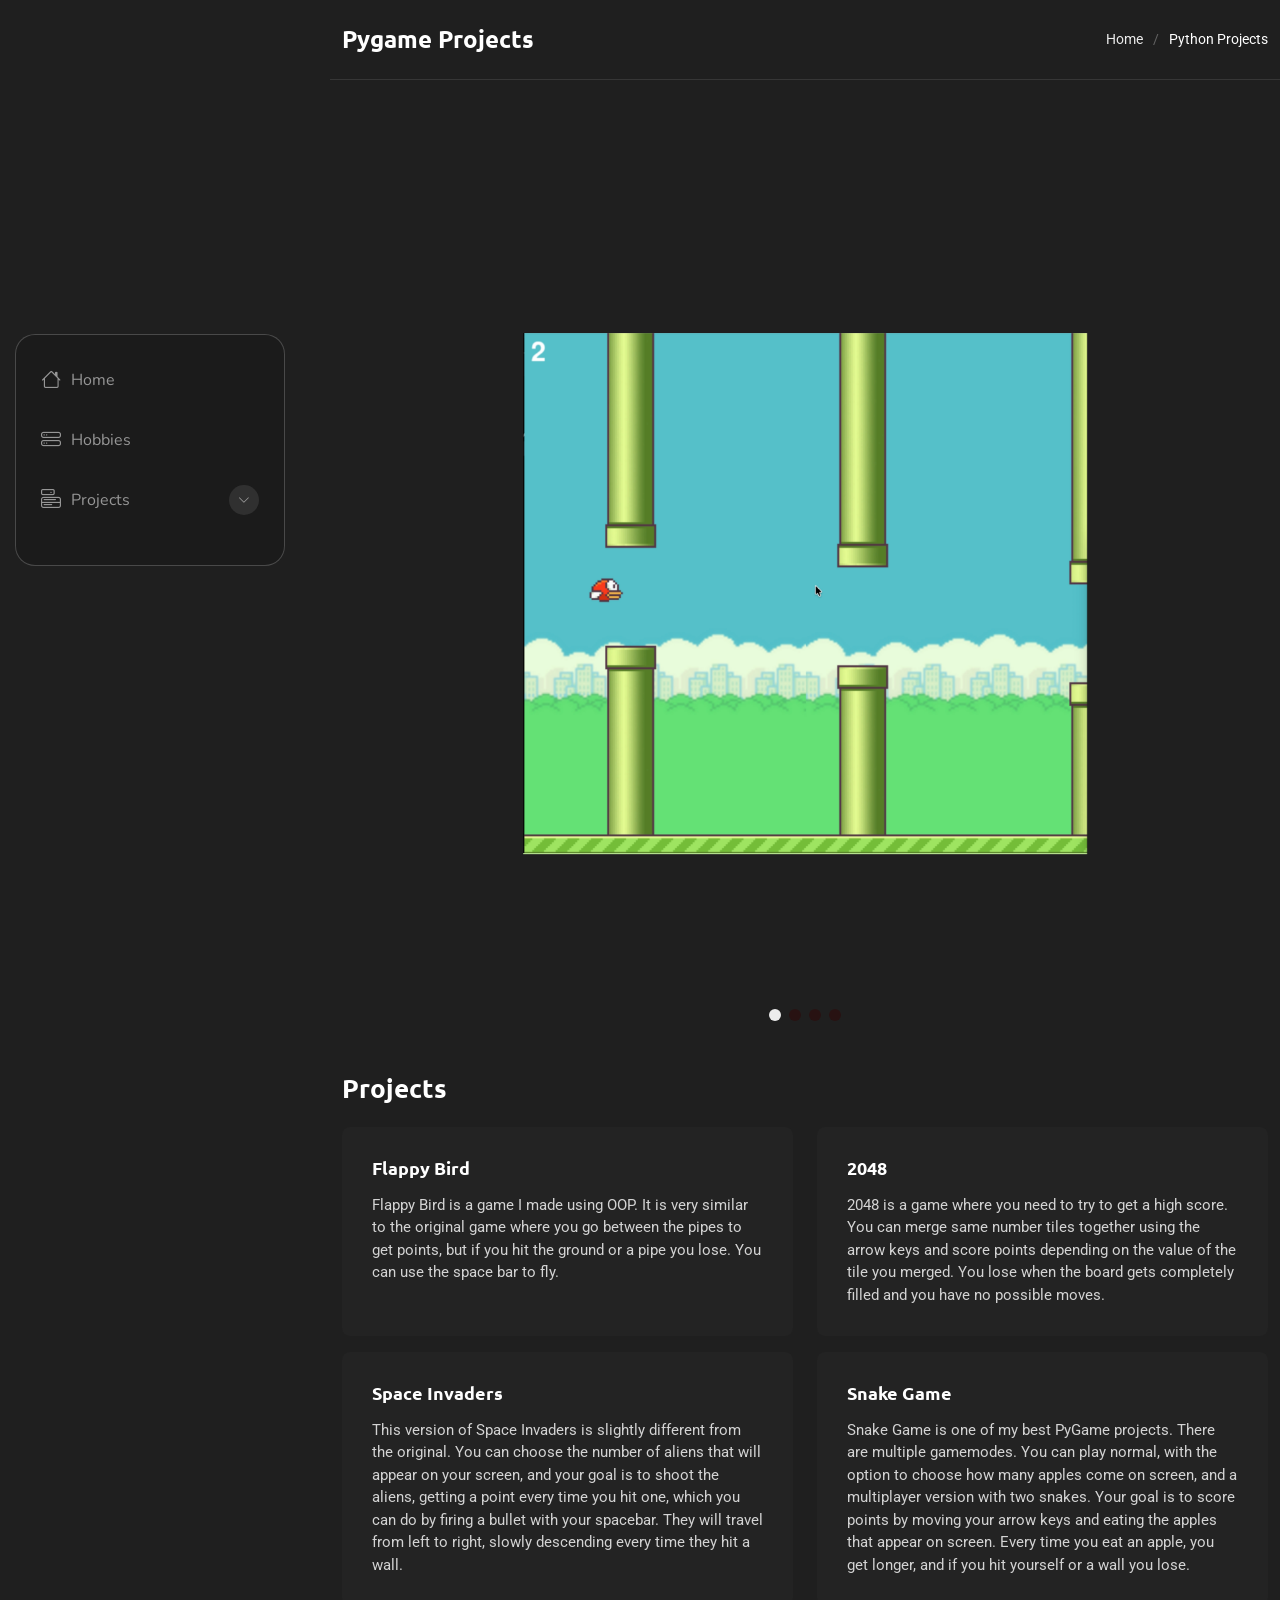
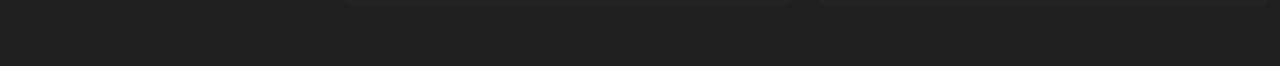
<file: pygame-projects.html>
<!DOCTYPE html>
<html lang="en">

<head>
  <meta charset="utf-8">
  <meta content="width=device-width, initial-scale=1.0" name="viewport">
  <title>PyGame Projects</title>
  <meta name="description" content="">
  <meta name="keywords" content="">

  <!-- Favicons -->
  <link href="assets/img/JIcon.png" rel="icon">

  <!-- Fonts -->
  <link href="https://fonts.googleapis.com" rel="preconnect">
  <link href="https://fonts.gstatic.com" rel="preconnect" crossorigin>
  <link href="https://fonts.googleapis.com/css2?family=Roboto:ital,wght@0,100;0,300;0,400;0,500;0,700;0,900;1,100;1,300;1,400;1,500;1,700;1,900&family=Ubuntu:ital,wght@0,300;0,400;0,500;0,700;1,300;1,400;1,500;1,700&family=Nunito:ital,wght@0,200;0,300;0,400;0,500;0,600;0,700;0,800;0,900;1,200;1,300;1,400;1,500;1,600;1,700;1,800;1,900&display=swap" rel="stylesheet">

  <!-- Vendor CSS Files -->
  <link href="assets/vendor/bootstrap/css/bootstrap.min.css" rel="stylesheet">
  <link href="assets/vendor/bootstrap-icons/bootstrap-icons.css" rel="stylesheet">
  <link href="assets/vendor/aos/aos.css" rel="stylesheet">
  <link href="assets/vendor/glightbox/css/glightbox.min.css" rel="stylesheet">
  <link href="assets/vendor/swiper/swiper-bundle.min.css" rel="stylesheet">

  <!-- Main CSS File -->
  <link href="assets/css/main.css" rel="stylesheet">

  <!-- =======================================================
  * Template Name: SnapFolio
  * Template URL: https://bootstrapmade.com/snapfolio-bootstrap-portfolio-template/
  * Updated: Jul 21 2025 with Bootstrap v5.3.7
  * Author: BootstrapMade.com
  * License: https://bootstrapmade.com/license/
  ======================================================== -->
</head>

<body class="portfolio-details-page">

  <header id="header" class="header dark-background d-flex flex-column justify-content-center">
    <i class="header-toggle d-xl-none bi bi-list"></i>

    <div class="header-container d-flex flex-column align-items-start">
      <nav id="navmenu" class="navmenu">
        <ul>
          <li><a href="index.html"active><i class="bi bi-house navicon"></i>Home</a></li>
          <li><a href="index.html#hobbies"><i class="bi bi-hdd-stack navicon"></i> Hobbies</a></li>
          <li class="dropdown"><a href="#"><i class="bi bi-menu-button navicon"></i> <span>Projects</span> <i class="bi bi-chevron-down toggle-dropdown"></i></a>
            <ul>
              <li><a href="pygame-projects.html">PyGame Projects</a></li>
              <li><a href="python-projects.html">Python Projects</a></li>
              <li><a href="scratch-projects.html">Scratch Projects</a></li>
            </ul>
          </li>
        </ul>
      </nav>

    </div>

  </header>

  <main class="main">

    <!-- Page Title -->
    <div class="page-title dark-background">
      <div class="container d-lg-flex justify-content-between align-items-center">
        <h1 class="mb-2 mb-lg-0">Pygame Projects</h1>
        <nav class="breadcrumbs">
          <ol>
            <li><a href="index.html">Home</a></li>
            <li class="current">Python Projects</li>
          </ol>
        </nav>
      </div>
    </div><!-- End Page Title -->

    <!-- Portfolio Details Section -->
    <section id="portfolio-details" class="portfolio-details section">

      <div class="container" data-aos="fade-up" data-aos-delay="100">

        <div class="row gy-4">

          <div class="col-lg-12">
            <div class="portfolio-details-slider swiper init-swiper">

              <script type="application/json" class="swiper-config">
                {
                  "loop": true,
                  "speed": 600,
                  "autoplay": {
                    "delay": 5000
                  },
                  "slidesPerView": "auto",
                  "pagination": {
                    "el": ".swiper-pagination",
                    "type": "bullets",
                    "clickable": true
                  }
                }
              </script>

              <div class="swiper-wrapper align-items-center">
<!-- Replace the images with gameplay -->
                <div class="swiper-slide">
                  <img src="assets/img/Projects/PyGame/flappy bird.png" alt="Flappy Bird" class="img-fluid" loading="lazy"
                  style="object-fit: contain">
                </div>

                <div class="swiper-slide">
                  <img src="assets/img/Projects/PyGame/2048.png" alt="2048" class="img-fluid" loading="lazy"
                  style="object-fit: contain">
                </div>

                <div class="swiper-slide">
                  <img src="assets/img/Projects/PyGame/Space Invaders.png" alt="Space Invaders" class="img-fluid" loading="lazy"
                  style="object-fit: contain">
                </div>

                <div class="swiper-slide">
                  <img src="assets/img/Projects/PyGame/Snake Game.png" alt="Snake Game" class="img-fluid" loading="lazy"
                  style="object-fit: contain">
                </div>

              </div>
              <div class="swiper-pagination"></div>
            </div>
          </div>

          <div class="col-lg-12">
            <div class="portfolio-description" data-aos="fade-up" data-aos-delay="300">
              <h2>Projects</h2>

              <div class="features mt-4">
                <div class="row gy-3">
                  <div class="col-md-6">
                    <div class="feature-item" data-aos="fade-up" data-aos-delay="400">
                      <h4>Flappy Bird</h4>
                      <p>Flappy Bird is a game I made using OOP. It is very similar to the original game where you go between the pipes to get points, but if you hit the ground or a pipe you lose. You can use the space bar to fly.</p>
                    </div>
                  </div>

                  <div class="col-md-6">
                    <div class="feature-item" data-aos="fade-up" data-aos-delay="500">
                      <h4>2048</h4>
                      <p>2048 is a game where you need to try to get a high score. You can merge same number tiles together using the arrow keys and score points depending on the value of the tile you merged. You lose when the board gets completely filled and you have no possible moves.</p>
                    </div>
                  </div>

                  <div class="col-md-6">
                    <div class="feature-item" data-aos="fade-up" data-aos-delay="600">
                      <h4>Space Invaders</h4>
                      <p>This version of Space Invaders is slightly different from the original. You can choose the number of aliens that will appear on your screen, and your goal is to shoot the aliens, getting a point every time you hit one, which you can do by firing a bullet with your spacebar. They will travel from left to right, slowly descending every time they hit a wall.</p>
                    </div>
                  </div>

                  <div class="col-md-6">
                    <div class="feature-item" data-aos="fade-up" data-aos-delay="700">
                      <h4>Snake Game</h4>
                      <p>Snake Game is one of my best PyGame projects. There are multiple gamemodes. You can play normal, with the option to choose how many apples come on screen, and a multiplayer version with two snakes. Your goal is to score points by moving your arrow keys and eating the apples that appear on screen. Every time you eat an apple, you get longer, and if you hit yourself or a wall you lose.</p>
                    </div>
                  </div>
                </div>
              </div>
            </div>
          </div>

        </div>

      </div>

    </section><!-- /Portfolio Details Section -->

  </main>

  <!-- Scroll Top -->
  <a href="#" id="scroll-top" class="scroll-top d-flex align-items-center justify-content-center"><i class="bi bi-arrow-up-short"></i></a>

  <!-- Preloader -->
  <div id="preloader"></div>

  <!-- Vendor JS Files -->
  <script src="assets/vendor/bootstrap/js/bootstrap.bundle.min.js"></script>
  <script src="assets/vendor/php-email-form/validate.js"></script>
  <script src="assets/vendor/aos/aos.js"></script>
  <script src="assets/vendor/typed.js/typed.umd.js"></script>
  <script src="assets/vendor/purecounter/purecounter_vanilla.js"></script>
  <script src="assets/vendor/waypoints/noframework.waypoints.js"></script>
  <script src="assets/vendor/isotope-layout/isotope.pkgd.min.js"></script>
  <script src="assets/vendor/imagesloaded/imagesloaded.pkgd.min.js"></script>
  <script src="assets/vendor/glightbox/js/glightbox.min.js"></script>
  <script src="assets/vendor/swiper/swiper-bundle.min.js"></script>

  <!-- Main JS File -->
  <script src="assets/js/main.js"></script>

</body>

</html>
</file>
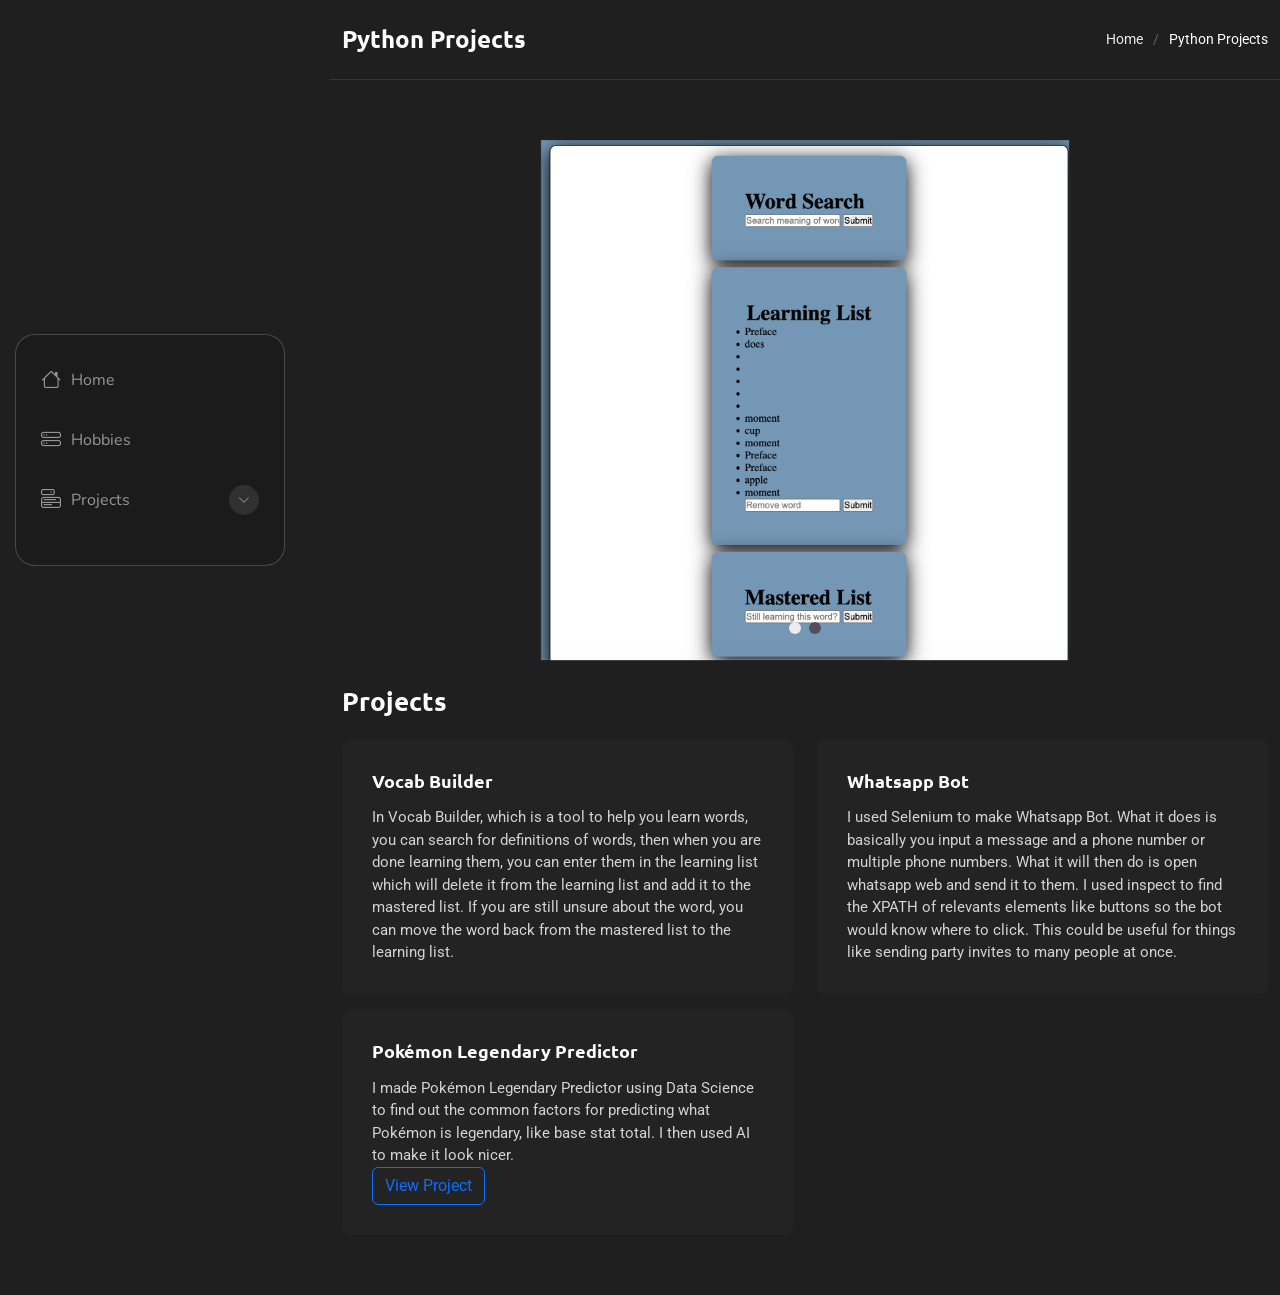
<file: python-projects.html>
<!DOCTYPE html>
<html lang="en">

<head>
  <meta charset="utf-8">
  <meta content="width=device-width, initial-scale=1.0" name="viewport">
  <title>Scratch Projects</title>
  <meta name="description" content="">
  <meta name="keywords" content="">

  <!-- Favicons -->
  <link href="assets/img/JIcon.png" rel="icon">

  <!-- Fonts -->
  <link href="https://fonts.googleapis.com" rel="preconnect">
  <link href="https://fonts.gstatic.com" rel="preconnect" crossorigin>
  <link href="https://fonts.googleapis.com/css2?family=Roboto:ital,wght@0,100;0,300;0,400;0,500;0,700;0,900;1,100;1,300;1,400;1,500;1,700;1,900&family=Ubuntu:ital,wght@0,300;0,400;0,500;0,700;1,300;1,400;1,500;1,700&family=Nunito:ital,wght@0,200;0,300;0,400;0,500;0,600;0,700;0,800;0,900;1,200;1,300;1,400;1,500;1,600;1,700;1,800;1,900&display=swap" rel="stylesheet">

  <!-- Vendor CSS Files -->
  <link href="assets/vendor/bootstrap/css/bootstrap.min.css" rel="stylesheet">
  <link href="assets/vendor/bootstrap-icons/bootstrap-icons.css" rel="stylesheet">
  <link href="assets/vendor/aos/aos.css" rel="stylesheet">
  <link href="assets/vendor/glightbox/css/glightbox.min.css" rel="stylesheet">
  <link href="assets/vendor/swiper/swiper-bundle.min.css" rel="stylesheet">

  <!-- Main CSS File -->
  <link href="assets/css/main.css" rel="stylesheet">

  <!-- =======================================================
  * Template Name: SnapFolio
  * Template URL: https://bootstrapmade.com/snapfolio-bootstrap-portfolio-template/
  * Updated: Jul 21 2025 with Bootstrap v5.3.7
  * Author: BootstrapMade.com
  * License: https://bootstrapmade.com/license/
  ======================================================== -->
</head>

<body class="portfolio-details-page">

  <header id="header" class="header dark-background d-flex flex-column justify-content-center">
    <i class="header-toggle d-xl-none bi bi-list"></i>

    <div class="header-container d-flex flex-column align-items-start">
      <nav id="navmenu" class="navmenu">
        <ul>
          <li><a href="index.html"active><i class="bi bi-house navicon"></i>Home</a></li>
          <li><a href="index.html#hobbies"><i class="bi bi-hdd-stack navicon"></i> Hobbies</a></li>
          <li class="dropdown"><a href="#"><i class="bi bi-menu-button navicon"></i> <span>Projects</span> <i class="bi bi-chevron-down toggle-dropdown"></i></a>
            <ul>
              <li><a href="pygame-projects.html">PyGame Projects</a></li>
              <li><a href="python-projects.html">Python Projects</a></li>
              <li><a href="scratch-projects.html">Scratch Projects</a></li>
            </ul>
          </li>
        </ul>
      </nav>

    </div>

  </header>

  <main class="main">

    <!-- Page Title -->
    <div class="page-title dark-background">
      <div class="container d-lg-flex justify-content-between align-items-center">
        <h1 class="mb-2 mb-lg-0">Python Projects</h1>
        <nav class="breadcrumbs">
          <ol>
            <li><a href="index.html">Home</a></li>
            <li class="current">Python Projects</li>
          </ol>
        </nav>
      </div>
    </div><!-- End Page Title -->

    <!-- Portfolio Details Section -->
    <section id="portfolio-details" class="portfolio-details section">

      <div class="container" data-aos="fade-up" data-aos-delay="100">

        <div class="row gy-4">

          <div class="col-lg-12">
            <div class="portfolio-details-slider swiper init-swiper">

              <script type="application/json" class="swiper-config">
                {
                  "loop": true,
                  "speed": 600,
                  "autoplay": {
                    "delay": 5000
                  },
                  "slidesPerView": "auto",
                  "pagination": {
                    "el": ".swiper-pagination",
                    "type": "bullets",
                    "clickable": true
                  }
                }
              </script>

              <div class="swiper-wrapper align-items-center">
                <div class="swiper-slide" data-swiper-autoplay>
                  <img src="assets/img/Projects/PyThon/V-O-C-A-B-B-U-I-L-D-E-R.png" alt="Vocab Builder" class="img-fluid" loading="lazy"
                  style="object-fit: contain">
                </div>

                <div class="swiper-slide">
                  <img src="assets/img/Projects/PyThon/whatsapp web.png" alt="Whatsapp Bot" class="img-fluid" loading="lazy"
                  style="object-fit: contain">
                </div>

              </div>
              <div class="swiper-pagination"></div>
            </div>
          </div>

          <div class="col-lg-12">
            <div class="portfolio-description" data-aos="fade-up" data-aos-delay="300">
              <h2>Projects</h2>

              <div class="features mt-4">
                <div class="row gy-3">
                  <div class="col-md-6">
                    <div class="feature-item" data-aos="fade-up" data-aos-delay="400">
                      <h4>Vocab Builder</h4>
                      <p>In Vocab Builder, which is a tool to help you learn words, you can search for definitions of words, then when you are done learning them, you can enter them in the learning list which will delete it from the learning list and add it to the mastered list. If you are still unsure about the word, you can move the word back from the mastered list to the learning list. </p>
                    </div>
                  </div>

                  <div class="col-md-6">
                    <div class="feature-item" data-aos="fade-up" data-aos-delay="500">
                      <h4>Whatsapp Bot</h4>
                      <p>I used Selenium to make Whatsapp Bot. What it does is basically you input a message and a phone number or multiple phone numbers. What it will then do is open whatsapp web and send it to them. I used inspect to find the XPATH of relevants elements like buttons so the bot would know where to click. This could be useful for things like sending party invites to many people at once.</p>
                    </div>
                  </div>

                  <div class="col-md-6">
                    <div class="feature-item" data-aos="fade-up" data-aos-delay="500">
                      <h4>Pokémon Legendary Predictor</h4>
                      <p>I made Pokémon Legendary Predictor using Data Science to find out the common factors for predicting what Pokémon is legendary, like base stat total. I then used AI to make it look nicer.</p>
                      <a href="https://pokemonlegendarypredictor.streamlit.app/" target="_blank" class="btn btn-outline-primary">  View Project</a>
                    </div>
                  </div>

            </div>
          </div>

        </div>

      </div>

    </section><!-- /Portfolio Details Section -->

  </main>

  <!-- Scroll Top -->
  <a href="#" id="scroll-top" class="scroll-top d-flex align-items-center justify-content-center"><i class="bi bi-arrow-up-short"></i></a>

  <!-- Preloader -->
  <div id="preloader"></div>

  <!-- Vendor JS Files -->
  <script src="assets/vendor/bootstrap/js/bootstrap.bundle.min.js"></script>
  <script src="assets/vendor/php-email-form/validate.js"></script>
  <script src="assets/vendor/aos/aos.js"></script>
  <script src="assets/vendor/typed.js/typed.umd.js"></script>
  <script src="assets/vendor/purecounter/purecounter_vanilla.js"></script>
  <script src="assets/vendor/waypoints/noframework.waypoints.js"></script>
  <script src="assets/vendor/isotope-layout/isotope.pkgd.min.js"></script>
  <script src="assets/vendor/imagesloaded/imagesloaded.pkgd.min.js"></script>
  <script src="assets/vendor/glightbox/js/glightbox.min.js"></script>
  <script src="assets/vendor/swiper/swiper-bundle.min.js"></script>

  <!-- Main JS File -->
  <script src="assets/js/main.js"></script>

</body>

</html>
</file>
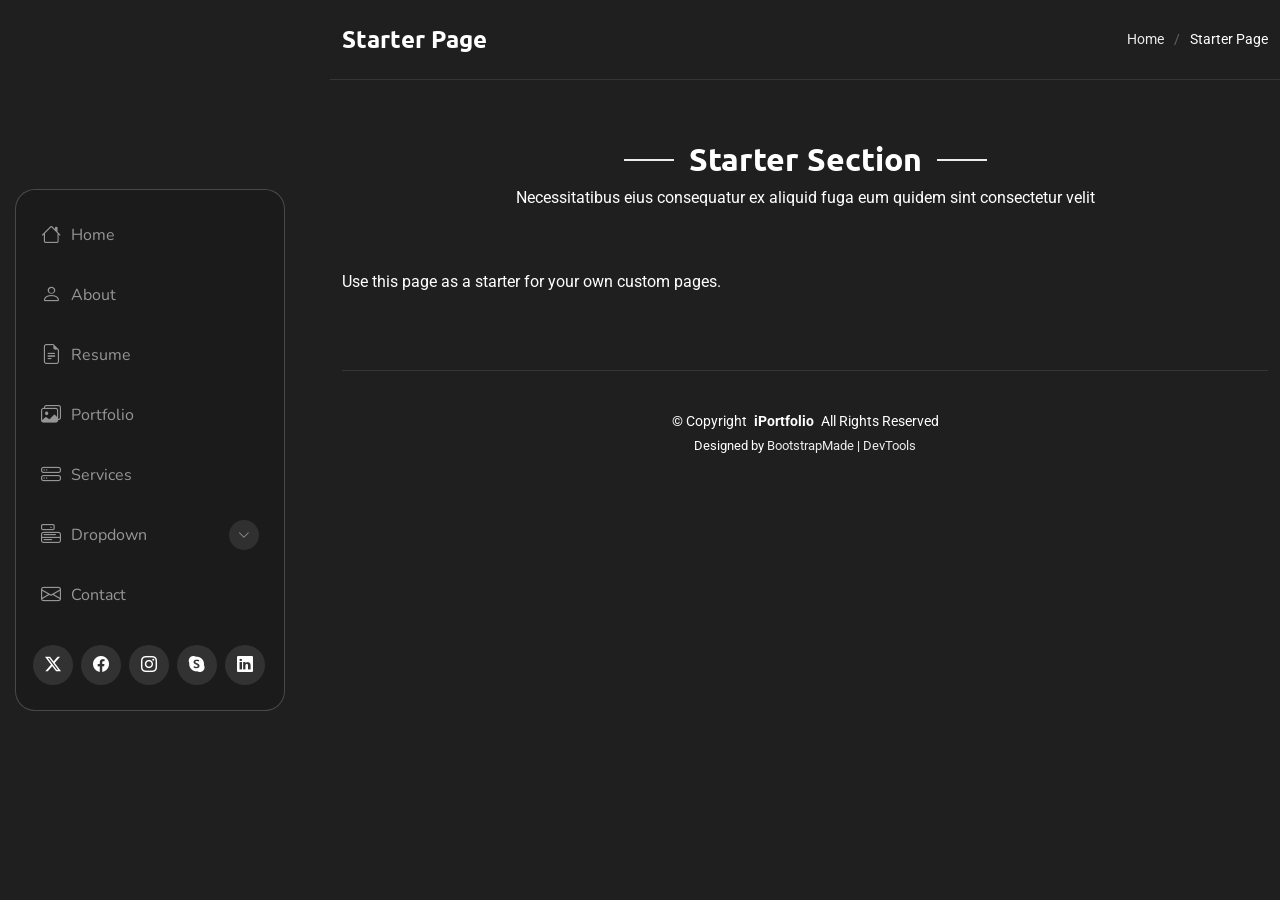
<file: starter-page.html>
<!DOCTYPE html>
<html lang="en">

<head>
  <meta charset="utf-8">
  <meta content="width=device-width, initial-scale=1.0" name="viewport">
  <title>Starter Page - SnapFolio Bootstrap Template</title>
  <meta name="description" content="">
  <meta name="keywords" content="">

  <!-- Favicons -->
  <link href="assets/img/JIcon.png" rel="icon">

  <!-- Fonts -->
  <link href="https://fonts.googleapis.com" rel="preconnect">
  <link href="https://fonts.gstatic.com" rel="preconnect" crossorigin>
  <link href="https://fonts.googleapis.com/css2?family=Roboto:ital,wght@0,100;0,300;0,400;0,500;0,700;0,900;1,100;1,300;1,400;1,500;1,700;1,900&family=Ubuntu:ital,wght@0,300;0,400;0,500;0,700;1,300;1,400;1,500;1,700&family=Nunito:ital,wght@0,200;0,300;0,400;0,500;0,600;0,700;0,800;0,900;1,200;1,300;1,400;1,500;1,600;1,700;1,800;1,900&display=swap" rel="stylesheet">

  <!-- Vendor CSS Files -->
  <link href="assets/vendor/bootstrap/css/bootstrap.min.css" rel="stylesheet">
  <link href="assets/vendor/bootstrap-icons/bootstrap-icons.css" rel="stylesheet">
  <link href="assets/vendor/aos/aos.css" rel="stylesheet">
  <link href="assets/vendor/glightbox/css/glightbox.min.css" rel="stylesheet">
  <link href="assets/vendor/swiper/swiper-bundle.min.css" rel="stylesheet">

  <!-- Main CSS File -->
  <link href="assets/css/main.css" rel="stylesheet">

  <!-- =======================================================
  * Template Name: SnapFolio
  * Template URL: https://bootstrapmade.com/snapfolio-bootstrap-portfolio-template/
  * Updated: Jul 21 2025 with Bootstrap v5.3.7
  * Author: BootstrapMade.com
  * License: https://bootstrapmade.com/license/
  ======================================================== -->
</head>

<body class="starter-page-page">

  <header id="header" class="header dark-background d-flex flex-column justify-content-center">
    <i class="header-toggle d-xl-none bi bi-list"></i>

    <div class="header-container d-flex flex-column align-items-start">
      <nav id="navmenu" class="navmenu">
        <ul>
          <li><a href="#hero"><i class="bi bi-house navicon"></i>Home</a></li>
          <li><a href="#about"><i class="bi bi-person navicon"></i> About</a></li>
          <li><a href="#resume"><i class="bi bi-file-earmark-text navicon"></i> Resume</a></li>
          <li><a href="#portfolio"><i class="bi bi-images navicon"></i> Portfolio</a></li>
          <li><a href="#services"><i class="bi bi-hdd-stack navicon"></i> Services</a></li>
          <li class="dropdown"><a href="#"><i class="bi bi-menu-button navicon"></i> <span>Dropdown</span> <i class="bi bi-chevron-down toggle-dropdown"></i></a>
            <ul>
              <li><a href="#">Dropdown 1</a></li>
              <li class="dropdown"><a href="#"><span>Deep Dropdown</span> <i class="bi bi-chevron-down toggle-dropdown"></i></a>
                <ul>
                  <li><a href="#">Deep Dropdown 1</a></li>
                  <li><a href="#">Deep Dropdown 2</a></li>
                  <li><a href="#">Deep Dropdown 3</a></li>
                  <li><a href="#">Deep Dropdown 4</a></li>
                  <li><a href="#">Deep Dropdown 5</a></li>
                </ul>
              </li>
              <li><a href="#">Dropdown 2</a></li>
              <li><a href="#">Dropdown 3</a></li>
              <li><a href="#">Dropdown 4</a></li>
            </ul>
          </li>
          <li><a href="#contact"><i class="bi bi-envelope navicon"></i> Contact</a></li>
        </ul>
      </nav>

      <div class="social-links text-center">
        <a href="#" class="twitter"><i class="bi bi-twitter-x"></i></a>
        <a href="#" class="facebook"><i class="bi bi-facebook"></i></a>
        <a href="#" class="instagram"><i class="bi bi-instagram"></i></a>
        <a href="#" class="google-plus"><i class="bi bi-skype"></i></a>
        <a href="#" class="linkedin"><i class="bi bi-linkedin"></i></a>
      </div>

    </div>

  </header>

  <main class="main">

    <!-- Page Title -->
    <div class="page-title dark-background">
      <div class="container d-lg-flex justify-content-between align-items-center">
        <h1 class="mb-2 mb-lg-0">Starter Page</h1>
        <nav class="breadcrumbs">
          <ol>
            <li><a href="index.html">Home</a></li>
            <li class="current">Starter Page</li>
          </ol>
        </nav>
      </div>
    </div><!-- End Page Title -->

    <!-- Starter Section Section -->
    <section id="starter-section" class="starter-section section">

      <!-- Section Title -->
      <div class="container section-title" data-aos="fade-up">
        <h2>Starter Section</h2>
        <p>Necessitatibus eius consequatur ex aliquid fuga eum quidem sint consectetur velit</p>
      </div><!-- End Section Title -->

      <div class="container" data-aos="fade-up">
        <p>Use this page as a starter for your own custom pages.</p>
      </div>

    </section><!-- /Starter Section Section -->

  </main>

  <footer id="footer" class="footer position-relative">

    <div class="container">
      <div class="copyright text-center ">
        <p>© <span>Copyright</span> <strong class="px-1 sitename">iPortfolio</strong> <span>All Rights Reserved</span></p>
      </div>
      <div class="credits">
        <!-- All the links in the footer should remain intact. -->
        <!-- You can delete the links only if you've purchased the pro version. -->
        <!-- Licensing information: https://bootstrapmade.com/license/ -->
        <!-- Purchase the pro version with working PHP/AJAX contact form: [buy-url] -->
        Designed by <a href="https://bootstrapmade.com/">BootstrapMade</a> | <a href="https://bootstrapmade.com/tools/">DevTools</a>
      </div>
    </div>

  </footer>

  <!-- Scroll Top -->
  <a href="#" id="scroll-top" class="scroll-top d-flex align-items-center justify-content-center"><i class="bi bi-arrow-up-short"></i></a>

  <!-- Preloader -->
  <div id="preloader"></div>

  <!-- Vendor JS Files -->
  <script src="assets/vendor/bootstrap/js/bootstrap.bundle.min.js"></script>
  <script src="assets/vendor/php-email-form/validate.js"></script>
  <script src="assets/vendor/aos/aos.js"></script>
  <script src="assets/vendor/typed.js/typed.umd.js"></script>
  <script src="assets/vendor/purecounter/purecounter_vanilla.js"></script>
  <script src="assets/vendor/waypoints/noframework.waypoints.js"></script>
  <script src="assets/vendor/isotope-layout/isotope.pkgd.min.js"></script>
  <script src="assets/vendor/imagesloaded/imagesloaded.pkgd.min.js"></script>
  <script src="assets/vendor/glightbox/js/glightbox.min.js"></script>
  <script src="assets/vendor/swiper/swiper-bundle.min.js"></script>

  <!-- Main JS File -->
  <script src="assets/js/main.js"></script>

</body>

</html>
</file>
<file: assets/css/main.css>
/**
* Template Name: SnapFolio
* Template URL: https://bootstrapmade.com/snapfolio-bootstrap-portfolio-template/
* Updated: Jul 21 2025 with Bootstrap v5.3.7
* Author: BootstrapMade.com
* License: https://bootstrapmade.com/license/
*/

/*--------------------------------------------------------------
# Font & Color Variables
# Help: https://bootstrapmade.com/color-system/
--------------------------------------------------------------*/
/* Fonts */
:root {
  --default-font: "Roboto",  system-ui, -apple-system, "Segoe UI", Roboto, "Helvetica Neue", Arial, "Noto Sans", "Liberation Sans", sans-serif, "Apple Color Emoji", "Segoe UI Emoji", "Segoe UI Symbol", "Noto Color Emoji";
  --heading-font: "Ubuntu",  sans-serif;
  --nav-font: "Nunito",  sans-serif;
}

/* Global Colors - The following color variables are used throughout the website. Updating them here will change the color scheme of the entire website */
:root { 
  --background-color: #1f1f1f; /* Background color for the entire website, including individual sections */
  --default-color: #ffffff; /* Default color used for the majority of the text content across the entire website */
  --heading-color: #ffffff; /* Color for headings, subheadings and title throughout the website */
  --accent-color: #ececec; /* Accent color that represents your brand on the website. It's used for buttons, links, and other elements that need to stand out */
  --surface-color: #232323; /* The surface color is used as a background of boxed elements within sections, such as cards, icon boxes, or other elements that require a visual separation from the global background. */
  --contrast-color: #310606; /* Contrast color for text, ensuring readability against backgrounds of accent, heading, or default colors. */
}

/* Nav Menu Colors - The following color variables are used specifically for the navigation menu. They are separate from the global colors to allow for more customization options */
:root {
  --nav-color: rgba(236, 236, 236, 0.59);  /* The default color of the main navmenu links */
  --nav-hover-color: #ffffff; /* Applied to main navmenu links when they are hovered over or active */
  --nav-mobile-background-color: #393939; /* Used as the background color for mobile navigation menu */
  --nav-dropdown-background-color: #393939; /* Used as the background color for dropdown items that appear when hovering over primary navigation items */
  --nav-dropdown-color: #ffffff; /* Used for navigation links of the dropdown items in the navigation menu. */
  --nav-dropdown-hover-color: #ececec; /* Similar to --nav-hover-color, this color is applied to dropdown navigation links when they are hovered over. */
}

/* Color Presets - These classes override global colors when applied to any section or element, providing reuse of the sam color scheme. */

.light-background {
  --background-color: #2c2c2c;
  --surface-color: #323232;
}

.dark-background {
  --background-color: #040b14;
  --default-color: #ffffff;
  --heading-color: #ffffff;
  --surface-color: #151f2b;
  --contrast-color: #ffffff;
}

/* Smooth scroll */
:root {
  scroll-behavior: smooth;
}

/*--------------------------------------------------------------
# General Styling & Shared Classes
--------------------------------------------------------------*/
body {
  color: var(--default-color);
  background-color: var(--background-color);
  font-family: var(--default-font);
}

a {
  color: var(--accent-color);
  text-decoration: none;
  transition: 0.3s;
}

a:hover {
  color: color-mix(in srgb, var(--accent-color), transparent 25%);
  text-decoration: none;
}

h1,
h2,
h3,
h4,
h5,
h6 {
  color: var(--heading-color);
  font-family: var(--heading-font);
}

/* PHP Email Form Messages
------------------------------*/
.php-email-form .error-message {
  display: none;
  background: #df1529;
  color: #ffffff;
  text-align: left;
  padding: 15px;
  margin-bottom: 24px;
  font-weight: 600;
}

.php-email-form .sent-message {
  display: none;
  color: #ffffff;
  background: #059652;
  text-align: center;
  padding: 15px;
  margin-bottom: 24px;
  font-weight: 600;
}

.php-email-form .loading {
  display: none;
  background: var(--surface-color);
  text-align: center;
  padding: 15px;
  margin-bottom: 24px;
}

.php-email-form .loading:before {
  content: "";
  display: inline-block;
  border-radius: 50%;
  width: 24px;
  height: 24px;
  margin: 0 10px -6px 0;
  border: 3px solid var(--accent-color);
  border-top-color: var(--surface-color);
  animation: php-email-form-loading 1s linear infinite;
}

@keyframes php-email-form-loading {
  0% {
    transform: rotate(0deg);
  }

  100% {
    transform: rotate(360deg);
  }
}

/*--------------------------------------------------------------
# Global Header
--------------------------------------------------------------*/
.header {
  --background-color: #1b1b1b;
  --contrast-color: #444444;
  color: var(--default-color);
  position: fixed;
  top: 0;
  left: 0;
  bottom: 0;
  padding: 0 15px;
  width: 300px;
  transition: all ease-in-out 0.3s;
  overflow-y: auto;
  z-index: 997;
}

.header .header-container {
  border-radius: 20px;
  padding: 15px;
  background-color: var(--background-color);
  border: 1px solid color-mix(in srgb, var(--default-color), transparent 80%);
}

.header .social-links {
  margin: 0 0 10px 0;
}

.header .social-links a {
  font-size: 16px;
  display: inline-flex;
  align-items: center;
  justify-content: center;
  background: color-mix(in srgb, var(--default-color), transparent 90%);
  color: var(--default-color);
  margin: 0 2px;
  border-radius: 50%;
  text-align: center;
  width: 40px;
  height: 40px;
  transition: 0.3s;
}

.header .social-links a:hover {
  color: var(--contrast-color);
  background: var(--accent-color);
}

@media (min-width: 1200px) {

  .header~main,
  .header~#footer {
    margin-left: 330px;
  }
}

@media (max-width: 1199px) {
  .header {
    left: -100%;
  }
}

.header.header-show {
  left: 0;
}

.header .header-toggle {
  color: var(--contrast-color);
  background-color: var(--accent-color);
  font-size: 22px;
  display: flex;
  align-items: center;
  justify-content: center;
  width: 40px;
  height: 40px;
  border-radius: 50%;
  cursor: pointer;
  position: fixed;
  top: 15px;
  right: 15px;
  z-index: 9999;
  transition: background-color 0.3s;
}

.header .header-toggle:hover {
  color: var(--contrast-color);
  background-color: color-mix(in srgb, var(--accent-color) 90%, white 15%);
}

/*--------------------------------------------------------------
# Navigation Menu
--------------------------------------------------------------*/
.mobile-nav-toggle {
  display: none;
}

.navmenu {
  padding: 0;
  z-index: 9997;
  width: 100%;
}

.navmenu ul {
  list-style: none;
  padding: 0 0 20px 0;
  margin: 0;
}

.navmenu a,
.navmenu a:focus {
  color: var(--nav-color);
  padding: 15px 10px;
  font-family: var(--nav-font);
  font-size: 16px;
  font-weight: 400;
  display: flex;
  align-items: center;
  white-space: nowrap;
  transition: 0.3s;
  width: 100%;
}

.navmenu a .navicon,
.navmenu a:focus .navicon {
  font-size: 20px;
  margin-right: 10px;
}

.navmenu a .toggle-dropdown,
.navmenu a:focus .toggle-dropdown {
  font-size: 12px;
  line-height: 0;
  margin-left: auto;
  width: 30px;
  height: 30px;
  display: flex;
  align-items: center;
  justify-content: center;
  border-radius: 50%;
  transition: 0.3s;
  flex-shrink: 0;
  background-color: color-mix(in srgb, var(--accent-color), transparent 90%);
}

.navmenu a .toggle-dropdown:hover,
.navmenu a:focus .toggle-dropdown:hover {
  background-color: var(--accent-color);
  color: var(--contrast-color);
}

.navmenu a:hover,
.navmenu .active,
.navmenu .active:focus {
  color: var(--nav-hover-color);
}

.navmenu a:hover .navicon,
.navmenu .active .navicon,
.navmenu .active:focus .navicon {
  color: var(--accent-color);
}

.navmenu .active .toggle-dropdown,
.navmenu .active:focus .toggle-dropdown {
  background-color: var(--accent-color);
  color: var(--contrast-color);
  transform: rotate(180deg);
}

.navmenu .dropdown {
  display: block;
}

.navmenu .dropdown a,
.navmenu .dropdown a:focus {
  color: --nav-dropdown-color;
}

.navmenu .dropdown a:hover,
.navmenu .dropdown .active,
.navmenu .dropdown .active:focus {
  color: var(--nav-dropdown-hover-color);
}

.navmenu .dropdown ul {
  position: static;
  display: none;
  z-index: 99;
  padding: 5px 10px;
  margin: 5px 10px;
  background-color: var(--nav-dropdown-background-color);
  border: 1px solid color-mix(in srgb, var(--default-color), transparent 90%);
  box-shadow: none;
  transition: all 0.5s ease-in-out;
}

.navmenu .dropdown ul ul {
  background-color: rgba(33, 37, 41, 0.1);
}

.navmenu .dropdown>.dropdown-active {
  display: block;
  background-color: rgba(33, 37, 41, 0.03);
}

/*--------------------------------------------------------------
# Global Footer
--------------------------------------------------------------*/
.footer {
  color: var(--default-color);
  background-color: var(--background-color);
  font-size: 14px;
  padding: 0 0 40px 0;
  position: relative;
}

.footer .copyright {
  padding-top: 40px;
  border-top: 1px solid color-mix(in srgb, var(--default-color), transparent 90%);
}

.footer .copyright p {
  margin-bottom: 0;
}

.footer .credits {
  margin-top: 4px;
  font-size: 13px;
  text-align: center;
}

/*--------------------------------------------------------------
# Preloader
--------------------------------------------------------------*/
#preloader {
  position: fixed;
  inset: 0;
  z-index: 999999;
  overflow: hidden;
  background: var(--background-color);
  transition: all 0.6s ease-out;
}

#preloader:before {
  content: "";
  position: fixed;
  top: calc(50% - 30px);
  left: calc(50% - 30px);
  border: 6px solid #ffffff;
  border-color: var(--accent-color) transparent var(--accent-color) transparent;
  border-radius: 50%;
  width: 60px;
  height: 60px;
  animation: animate-preloader 1.5s linear infinite;
}

@keyframes animate-preloader {
  0% {
    transform: rotate(0deg);
  }

  100% {
    transform: rotate(360deg);
  }
}

/*--------------------------------------------------------------
# Scroll Top Button
--------------------------------------------------------------*/
.scroll-top {
  position: fixed;
  visibility: hidden;
  opacity: 0;
  right: 15px;
  bottom: -15px;
  z-index: 99999;
  background-color: var(--accent-color);
  width: 44px;
  height: 44px;
  border-radius: 50px;
  transition: all 0.4s;
}

.scroll-top i {
  font-size: 24px;
  color: var(--contrast-color);
  line-height: 0;
}

.scroll-top:hover {
  background-color: color-mix(in srgb, var(--accent-color), transparent 20%);
  color: var(--contrast-color);
}

.scroll-top.active {
  visibility: visible;
  opacity: 1;
  bottom: 15px;
}

/*--------------------------------------------------------------
# Disable aos animation delay on mobile devices
--------------------------------------------------------------*/
@media screen and (max-width: 768px) {
  [data-aos-delay] {
    transition-delay: 0 !important;
  }
}

/*--------------------------------------------------------------
# Global Page Titles & Breadcrumbs
--------------------------------------------------------------*/
.page-title {
  color: var(--default-color);
  padding: 25px 0 0 0;
  position: relative;
}

.page-title .container {
  border-bottom: 1px solid color-mix(in srgb, var(--default-color), transparent 90%);
  padding-bottom: 25px;
}

.page-title h1 {
  font-size: 24px;
  font-weight: 700;
}

.page-title .breadcrumbs ol {
  display: flex;
  flex-wrap: wrap;
  list-style: none;
  padding: 0;
  margin: 0;
  font-size: 14px;
  font-weight: 400;
}

.page-title .breadcrumbs ol li+li {
  padding-left: 10px;
}

.page-title .breadcrumbs ol li+li::before {
  content: "/";
  display: inline-block;
  padding-right: 10px;
  color: color-mix(in srgb, var(--default-color), transparent 70%);
}

/*--------------------------------------------------------------
# Global Sections
--------------------------------------------------------------*/
section,
.section {
  color: var(--default-color);
  background-color: var(--background-color);
  padding: 60px 0;
  overflow: clip;
}

/*--------------------------------------------------------------
# Global Section Titles
--------------------------------------------------------------*/
.section-title {
  text-align: center;
  padding-bottom: 60px;
  position: relative;
}

.section-title h2 {
  font-size: 32px;
  font-weight: 700;
  position: relative;
}

.section-title h2:before,
.section-title h2:after {
  content: "";
  width: 50px;
  height: 2px;
  background: var(--accent-color);
  display: inline-block;
}

.section-title h2:before {
  margin: 0 15px 10px 0;
}

.section-title h2:after {
  margin: 0 0 10px 15px;
}

.section-title p {
  margin-bottom: 0;
}

/*--------------------------------------------------------------
# Hero Section
--------------------------------------------------------------*/
.hero {
  min-height: 100vh;
  position: relative;
  overflow: hidden;
  display: flex;
  align-items: center;
}

.hero .background-elements {
  position: absolute;
  top: 0;
  left: 0;
  width: 100%;
  height: 100%;
  z-index: 1;
  overflow: hidden;
}

.hero .background-elements .bg-circle {
  position: absolute;
  border-radius: 50%;
  background: linear-gradient(45deg, color-mix(in srgb, var(--accent-color), transparent 90%), color-mix(in srgb, var(--accent-color), transparent 95%));
  animation: float 6s ease-in-out infinite;
}

.hero .background-elements .bg-circle.circle-1 {
  width: 300px;
  height: 300px;
  top: 10%;
  right: 10%;
  animation-delay: 0s;
}

.hero .background-elements .bg-circle.circle-2 {
  width: 200px;
  height: 200px;
  bottom: 20%;
  left: 5%;
  animation-delay: 2s;
}

.hero .hero-content {
  position: relative;
  width: 100%;
  z-index: 2;
}

.hero .container {
  position: relative;
  z-index: 3;
}

.hero .hero-text h1 {
  font-size: 72px;
  font-weight: 800;
  line-height: 1.1;
  margin-bottom: 15px;
  color: var(--heading-color);
}

.hero .hero-text h1 .accent-text {
  color: var(--accent-color);
  position: relative;
}

.hero .hero-text h1 .accent-text::after {
  content: "";
  position: absolute;
  bottom: -5px;
  left: 0;
  width: 100%;
  height: 3px;
  background: linear-gradient(90deg, var(--accent-color), color-mix(in srgb, var(--accent-color), transparent 50%));
}

.hero .hero-text h2 {
  font-size: 32px;
  font-weight: 600;
  color: var(--heading-color);
  margin-bottom: 10px;
}

.hero .hero-text .lead {
  font-size: 24px;
  margin-bottom: 20px;
  color: var(--default-color);
}

.hero .hero-text .lead span {
  color: var(--accent-color);
  font-weight: 600;
  border-bottom: 2px solid var(--accent-color);
  padding-bottom: 2px;
}

.hero .hero-text .description {
  font-size: 18px;
  line-height: 1.6;
  color: color-mix(in srgb, var(--default-color), transparent 20%);
  margin-bottom: 40px;
  max-width: 500px;
}

.hero .hero-actions {
  display: flex;
  gap: 20px;
  margin-bottom: 40px;
  flex-wrap: wrap;
}

.hero .hero-actions .btn {
  padding: 14px 30px;
  font-size: 16px;
  font-weight: 600;
  border-radius: 50px;
  text-decoration: none;
  transition: all 0.3s ease;
  border: 2px solid;
}

.hero .hero-actions .btn.btn-primary {
  background-color: var(--accent-color);
  color: var(--contrast-color);
  border-color: var(--accent-color);
}

.hero .hero-actions .btn.btn-primary:hover {
  background-color: color-mix(in srgb, var(--accent-color), black 10%);
  transform: translateY(-2px);
  box-shadow: 0 8px 25px color-mix(in srgb, var(--accent-color), transparent 70%);
}

.hero .hero-actions .btn.btn-outline {
  background-color: transparent;
  color: var(--accent-color);
  border-color: var(--accent-color);
}

.hero .hero-actions .btn.btn-outline:hover {
  background-color: var(--accent-color);
  color: var(--contrast-color);
  transform: translateY(-2px);
}

.hero .social-links {
  display: flex;
  gap: 20px;
}

.hero .social-links a {
  width: 50px;
  height: 50px;
  display: flex;
  align-items: center;
  justify-content: center;
  background-color: var(--surface-color);
  color: color-mix(in srgb, var(--default-color), transparent 40%);
  border-radius: 50%;
  font-size: 20px;
  transition: all 0.3s ease;
}

.hero .social-links a:hover {
  color: var(--contrast-color);
  background-color: var(--accent-color);
  transform: translateY(-3px);
  box-shadow: 0 8px 25px color-mix(in srgb, var(--accent-color), transparent 70%);
}

.hero .hero-visual {
  display: flex;
  justify-content: center;
  align-items: center;
  height: 100%;
}

.hero .hero-visual .profile-container {
  position: relative;
  width: 400px;
  height: 400px;
}

.hero .hero-visual .profile-container .profile-background {
  position: absolute;
  top: 15px;
  left: 15px;
  width: 100%;
  height: 100%;
  background: color-mix(in srgb, var(--accent-color), transparent 90%);
  border-radius: 30px;
  z-index: 1;
}

.hero .hero-visual .profile-container .profile-image {
  position: relative;
  width: 100%;
  height: 100%;
  object-fit: cover;
  border-radius: 30px;
  z-index: 2;
}

@keyframes float {

  0%,
  100% {
    transform: translateY(0px);
  }

  50% {
    transform: translateY(-20px);
  }
}

@keyframes floatIcon {

  0%,
  100% {
    transform: translateY(0px) rotate(0deg);
  }

  50% {
    transform: translateY(-10px) rotate(5deg);
  }
}

@media (max-width: 992px) {
  .hero .hero-text {
    text-align: center;
    margin-bottom: 50px;
  }

  .hero .hero-text h1 {
    font-size: 56px;
  }

  .hero .hero-text h2 {
    font-size: 28px;
  }

  .hero .hero-text .lead {
    font-size: 20px;
  }

  .hero .hero-visual .profile-container {
    width: 350px;
    height: 350px;
  }
}

@media (max-width: 768px) {
  .hero .hero-text h1 {
    font-size: 42px;
  }

  .hero .hero-text h2 {
    font-size: 24px;
  }

  .hero .hero-text .lead {
    font-size: 18px;
  }

  .hero .hero-text .description {
    font-size: 16px;
  }

  .hero .hero-actions {
    justify-content: center;
  }

  .hero .hero-actions .btn {
    padding: 12px 25px;
    font-size: 14px;
  }

  .hero .hero-visual .profile-container {
    width: 300px;
    height: 300px;
  }

  .hero .background-elements .bg-circle.circle-1 {
    width: 200px;
    height: 200px;
  }

  .hero .background-elements .bg-circle.circle-2 {
    width: 150px;
    height: 150px;
  }

  .hero .background-elements .bg-circle.circle-3 {
    width: 100px;
    height: 100px;
  }
}

/*--------------------------------------------------------------
# About Section
--------------------------------------------------------------*/
.about .profile-card {
  background: linear-gradient(135deg, var(--surface-color) 0%, color-mix(in srgb, var(--surface-color), var(--accent-color) 5%) 100%);
  border-radius: 2rem;
  padding: 2.5rem;
  text-align: center;
  box-shadow: 0 20px 40px rgba(0, 0, 0, 0.08);
  border: 1px solid color-mix(in srgb, var(--accent-color), transparent 90%);
  position: relative;
  overflow: hidden;
}

.about .profile-card::before {
  content: "";
  position: absolute;
  top: 0;
  left: 0;
  right: 0;
  height: 4px;
  background: linear-gradient(90deg, var(--accent-color), color-mix(in srgb, var(--accent-color), var(--heading-color) 30%));
}

@media (max-width: 991px) {
  .about .profile-card {
    margin-bottom: 3rem;
  }
}

.about .profile-header {
  position: relative;
  margin-bottom: 2rem;
}

.about .profile-header .profile-image {
  width: 160px;
  height: 160px;
  margin: 0 auto 1.5rem;
  border-radius: 50%;
  overflow: hidden;
  border: 4px solid var(--accent-color);
  box-shadow: 0 10px 30px rgba(0, 0, 0, 0.15);
}

.about .profile-header .profile-image img {
  width: 100%;
  height: 100%;
  object-fit: cover;
}

.about .profile-header .profile-badge {
  position: absolute;
  bottom: 20px;
  right: calc(50% - 65px);
  width: 32px;
  height: 32px;
  background-color: var(--accent-color);
  border-radius: 50%;
  display: flex;
  align-items: center;
  justify-content: center;
  border: 3px solid var(--surface-color);
}

.about .profile-header .profile-badge i {
  color: var(--contrast-color);
  font-size: 14px;
}

.about .profile-content h3 {
  font-size: 1.5rem;
  font-weight: 700;
  margin-bottom: 0.5rem;
  color: var(--heading-color);
}

.about .profile-content .profession {
  color: var(--accent-color);
  font-weight: 500;
  margin-bottom: 2rem;
}

.about .contact-links {
  display: flex;
  flex-direction: column;
  gap: 1rem;
}

.about .contact-links .contact-item {
  display: flex;
  align-items: center;
  gap: 0.75rem;
  padding: 0.75rem 1rem;
  background-color: color-mix(in srgb, var(--surface-color), var(--background-color) 50%);
  border-radius: 0.75rem;
  text-decoration: none;
  color: var(--default-color);
  transition: all 0.3s;
  border: 1px solid color-mix(in srgb, var(--default-color), transparent 90%);
}

.about .contact-links .contact-item:hover {
  background-color: var(--accent-color);
  color: var(--contrast-color);
  transform: translateY(-2px);
  box-shadow: 0 5px 20px color-mix(in srgb, var(--accent-color), transparent 70%);
}

.about .contact-links .contact-item i {
  font-size: 1rem;
  width: 18px;
}

.about .about-content {
  padding-left: 3rem;
}

@media (max-width: 991px) {
  .about .about-content {
    padding-left: 0;
  }
}

.about .about-content .section-header {
  margin-bottom: 2rem;
}

.about .about-content .section-header .badge-text {
  display: inline-block;
  background: linear-gradient(135deg, var(--accent-color), color-mix(in srgb, var(--accent-color), var(--heading-color) 20%));
  color: var(--contrast-color);
  padding: 0.5rem 1.5rem;
  border-radius: 2rem;
  font-size: 0.875rem;
  font-weight: 600;
  letter-spacing: 0.5px;
  margin-bottom: 1.5rem;
}

.about .about-content .section-header h2 {
  font-size: 2.25rem;
  font-weight: 700;
  line-height: 1.3;
  margin: 0;
}

@media (max-width: 768px) {
  .about .about-content .section-header h2 {
    font-size: 1.875rem;
  }
}

.about .about-content .description {
  margin-bottom: 2.5rem;
}

.about .about-content .description p {
  font-size: 1.1rem;
  line-height: 1.7;
  color: color-mix(in srgb, var(--default-color), transparent 20%);
  margin-bottom: 1.5rem;
}

.about .about-content .description p:last-child {
  margin-bottom: 0;
}

.about .stats-grid {
  display: grid;
  grid-template-columns: repeat(3, 1fr);
  gap: 2rem;
  margin-bottom: 2.5rem;
  padding: 2rem;
  background-color: var(--surface-color);
  border-radius: 1.5rem;
  box-shadow: 0 10px 30px rgba(0, 0, 0, 0.05);
}

@media (max-width: 768px) {
  .about .stats-grid {
    grid-template-columns: 1fr;
    gap: 1.5rem;
    text-align: center;
  }
}

.about .stats-grid .stat-item {
  text-align: center;
}

.about .stats-grid .stat-item .stat-number {
  font-size: 2rem;
  font-weight: 700;
  color: var(--accent-color);
  display: block;
  margin-bottom: 0.5rem;
}

.about .stats-grid .stat-item .stat-label {
  font-size: 0.875rem;
  color: color-mix(in srgb, var(--default-color), transparent 40%);
  font-weight: 500;
}

.about .details-grid {
  margin-bottom: 2.5rem;
}

.about .details-grid .detail-row {
  display: grid;
  grid-template-columns: 1fr 1fr;
  gap: 2rem;
  margin-bottom: 1.5rem;
}

@media (max-width: 768px) {
  .about .details-grid .detail-row {
    grid-template-columns: 1fr;
    gap: 1rem;
  }
}

.about .details-grid .detail-row:last-child {
  margin-bottom: 0;
}

.about .details-grid .detail-item .detail-label {
  display: block;
  font-size: 0.875rem;
  color: color-mix(in srgb, var(--default-color), transparent 50%);
  margin-bottom: 0.5rem;
  font-weight: 500;
}

.about .details-grid .detail-item .detail-value {
  display: block;
  font-weight: 600;
  color: var(--heading-color);
  font-size: 1rem;
}

.about .cta-section {
  display: flex;
  gap: 1rem;
  flex-wrap: wrap;
}

.about .cta-section .btn {
  padding: 0.875rem 2rem;
  border-radius: 0.75rem;
  font-weight: 600;
  text-decoration: none;
  transition: all 0.3s;
  display: inline-flex;
  align-items: center;
  gap: 0.5rem;
  border: 2px solid transparent;
}

.about .cta-section .btn.btn-primary {
  background-color: var(--accent-color);
  color: var(--contrast-color);
}

.about .cta-section .btn.btn-primary:hover {
  background-color: color-mix(in srgb, var(--accent-color), black 15%);
  transform: translateY(-2px);
  box-shadow: 0 10px 30px color-mix(in srgb, var(--accent-color), transparent 60%);
}

.about .cta-section .btn.btn-outline {
  background-color: transparent;
  color: var(--default-color);
  border-color: color-mix(in srgb, var(--default-color), transparent 70%);
}

.about .cta-section .btn.btn-outline:hover {
  border-color: var(--accent-color);
  transform: translateY(-2px);
}

/*--------------------------------------------------------------
# Stats Section
--------------------------------------------------------------*/
.stats .stats-wrapper {
  display: grid;
  grid-template-columns: repeat(4, 1fr);
  gap: 20px;
}

@media (max-width: 992px) {
  .stats .stats-wrapper {
    grid-template-columns: repeat(2, 1fr);
  }
}

@media (max-width: 576px) {
  .stats .stats-wrapper {
    grid-template-columns: 1fr;
  }
}

.stats .stats-item {
  background: linear-gradient(135deg, color-mix(in srgb, var(--surface-color), transparent 5%), var(--surface-color));
  border-radius: 15px;
  padding: 40px 20px;
  text-align: center;
  position: relative;
  transition: transform 0.3s ease, box-shadow 0.3s ease;
  box-shadow: 0 10px 30px rgba(0, 0, 0, 0.05);
  overflow: hidden;
}

.stats .stats-item:hover {
  transform: translateY(-10px);
  box-shadow: 0 15px 35px rgba(0, 0, 0, 0.1);
}

.stats .stats-item:hover .icon-wrapper {
  transform: scale(1.1);
}

.stats .stats-item:nth-child(1) .icon-wrapper {
  background-color: color-mix(in srgb, var(--accent-color), transparent 85%);
}

.stats .stats-item:nth-child(1) .icon-wrapper i {
  color: color-mix(in srgb, var(--accent-color), transparent 10%);
}

.stats .stats-item:nth-child(2) .icon-wrapper {
  background-color: color-mix(in srgb, #ff7e00, transparent 85%);
}

.stats .stats-item:nth-child(2) .icon-wrapper i {
  color: color-mix(in srgb, #ff7e00, transparent 10%);
}

.stats .stats-item:nth-child(3) .icon-wrapper {
  background-color: color-mix(in srgb, #00c875, transparent 85%);
}

.stats .stats-item:nth-child(3) .icon-wrapper i {
  color: color-mix(in srgb, #00c875, transparent 10%);
}

.stats .stats-item:nth-child(4) .icon-wrapper {
  background-color: color-mix(in srgb, #e83e8c, transparent 85%);
}

.stats .stats-item:nth-child(4) .icon-wrapper i {
  color: color-mix(in srgb, #e83e8c, transparent 10%);
}

.stats .stats-item .icon-wrapper {
  width: 80px;
  height: 80px;
  border-radius: 50%;
  display: flex;
  align-items: center;
  justify-content: center;
  margin: 0 auto 20px;
  transition: transform 0.3s ease;
}

.stats .stats-item .icon-wrapper i {
  font-size: 36px;
}

.stats .stats-item span {
  display: block;
  font-size: 48px;
  font-weight: 700;
  color: var(--heading-color);
  margin-bottom: 10px;
  line-height: 1;
  font-family: var(--heading-font);
}

.stats .stats-item p {
  color: var(--default-color);
  font-size: 18px;
  margin: 0;
  font-weight: 500;
  font-family: var(--heading-font);
  opacity: 0.8;
}

/*--------------------------------------------------------------
# Skills Section
--------------------------------------------------------------*/
.skills .skills-category {
  background-color: var(--surface-color);
  padding: 30px;
  border-radius: 8px;
  box-shadow: 0 0 20px rgba(0, 0, 0, 0.05);
  height: 100%;
  transition: transform 0.3s;
}

.skills .skills-category:hover {
  transform: translateY(-5px);
}

.skills .skills-category h3 {
  font-size: 24px;
  margin-bottom: 25px;
  position: relative;
  padding-bottom: 15px;
}

.skills .skills-category h3:after {
  content: "";
  position: absolute;
  bottom: 0;
  left: 0;
  width: 50px;
  height: 2px;
  background-color: var(--accent-color);
}

.skills .skill-item {
  margin-bottom: 25px;
}

.skills .skill-item:last-child {
  margin-bottom: 0;
}

.skills .skill-item h4 {
  font-size: 16px;
  margin-bottom: 8px;
}

.skills .skill-item .skill-percentage {
  font-size: 14px;
  color: color-mix(in srgb, var(--heading-color), transparent 30%);
}

.skills .skill-item .progress {
  height: 8px;
  background-color: color-mix(in srgb, var(--accent-color), transparent 90%);
  border-radius: 20px;
  overflow: hidden;
  position: relative;
}

.skills .skill-item .progress .progress-bar {
  background-color: var(--accent-color);
  transition: width 1.5s ease-in-out;
  width: 0;
  height: 100%;
  border-radius: 20px;
}

.skills .skill-item .skill-tooltip {
  font-size: 14px;
  color: color-mix(in srgb, var(--default-color), transparent 30%);
  margin-top: 8px;
  opacity: 0;
  transform: translateY(-5px);
  transition: all 0.3s;
}

.skills .skill-item:hover .skill-tooltip {
  opacity: 1;
  transform: translateY(0);
}

.skills .skill-box {
  background-color: var(--surface-color);
  padding: 25px 20px;
  border-radius: 8px;
  text-align: center;
  transition: all 0.3s;
  height: 100%;
  position: relative;
  overflow: hidden;
  box-shadow: 0 0 15px rgba(0, 0, 0, 0.05);
}

.skills .skill-box:hover {
  transform: translateY(-5px);
}

.skills .skill-box:hover i {
  color: var(--accent-color);
  transform: scale(1.1);
}

.skills .skill-box:hover .skill-tooltip {
  opacity: 1;
  transform: translateY(0);
}

.skills .skill-box i {
  font-size: 36px;
  color: color-mix(in srgb, var(--accent-color), transparent 20%);
  margin-bottom: 15px;
  display: inline-block;
  transition: all 0.3s;
}

.skills .skill-box h4 {
  font-size: 18px;
  margin-bottom: 10px;
}

.skills .skill-box .skill-tooltip {
  font-size: 14px;
  color: color-mix(in srgb, var(--default-color), transparent 30%);
  opacity: 0;
  transform: translateY(5px);
  transition: all 0.3s;
}

@media (max-width: 991.98px) {
  .skills .skills-category {
    margin-bottom: 30px;
  }

  .skills .skills-category:last-child {
    margin-bottom: 0;
  }
}

@media (max-width: 767.98px) {
  .skills .skill-box {
    margin-bottom: 20px;
  }

  .skills .skill-box:last-child {
    margin-bottom: 0;
  }
}

/*--------------------------------------------------------------
# Resume Section
--------------------------------------------------------------*/
.resume .resume-side {
  background-color: var(--surface-color);
  padding: 2rem;
  border-radius: 10px;
  box-shadow: 0 0 20px rgba(0, 0, 0, 0.1);
  height: 100%;
}

.resume .resume-side .profile-img {
  text-align: center;
}

.resume .resume-side .profile-img img {
  width: 200px;
  height: 200px;
  object-fit: cover;
  border: 5px solid color-mix(in srgb, var(--accent-color), transparent 85%);
  border-radius: 50%;
}

.resume .resume-side h3 {
  font-size: 1.5rem;
  margin-bottom: 1rem;
  color: var(--heading-color);
  font-weight: 600;
}

.resume .resume-side .contact-info li {
  margin-bottom: 1rem;
  color: var(--default-color);
}

.resume .resume-side .contact-info li i {
  width: 25px;
  color: var(--accent-color);
  margin-right: 0.5rem;
}

.resume .resume-side .skill-item {
  margin-bottom: 1.5rem;
}

.resume .resume-side .skill-item span {
  font-size: 0.9rem;
  color: var(--default-color);
}

.resume .resume-side .skill-item .progress {
  height: 8px;
  background-color: color-mix(in srgb, var(--accent-color), transparent 90%);
  border-radius: 4px;
  margin-top: 0.5rem;
}

.resume .resume-side .skill-item .progress .progress-bar {
  background-color: var(--accent-color);
  width: 0;
  transition: width 1s ease;
}

.resume .resume-section {
  margin-bottom: 3rem;
}

.resume .resume-section h3 {
  font-size: 1.75rem;
  margin-bottom: 1.5rem;
  color: var(--heading-color);
  font-weight: 600;
}

.resume .resume-section h3 i {
  color: var(--accent-color);
}

.resume .resume-section .resume-item {
  padding-left: 1.5rem;
  border-left: 2px solid color-mix(in srgb, var(--accent-color), transparent 80%);
  margin-bottom: 2rem;
  position: relative;
}

.resume .resume-section .resume-item:before {
  content: "";
  position: absolute;
  width: 16px;
  height: 16px;
  border-radius: 50%;
  left: -9px;
  top: 0;
  background: var(--accent-color);
}

.resume .resume-section .resume-item h4 {
  font-size: 1.2rem;
  margin-bottom: 0.5rem;
  color: var(--heading-color);
  font-weight: 600;
}

.resume .resume-section .resume-item h5 {
  font-size: 1rem;
  margin-bottom: 0.5rem;
  color: var(--accent-color);
}

.resume .resume-section .resume-item .company {
  font-size: 0.95rem;
  margin-bottom: 1rem;
  color: var(--heading-color);
}

.resume .resume-section .resume-item .company i {
  margin-right: 0.5rem;
}

.resume .resume-section .resume-item ul {
  padding-left: 1.2rem;
}

.resume .resume-section .resume-item ul li {
  margin-bottom: 0.5rem;
  color: var(--default-color);
}

.resume .resume-section .resume-item p {
  color: var(--default-color);
  margin-bottom: 0;
}

@media (max-width: 991.98px) {
  .resume .resume-side {
    margin-bottom: 2rem;
  }
}

/*--------------------------------------------------------------
# Portfolio Section
--------------------------------------------------------------*/
@media (max-width: 991px) {
  .portfolio .filter-sidebar {
    margin-bottom: 30px;
  }
}

.portfolio .filters-wrapper {
  background-color: color-mix(in srgb, var(--surface-color), var(--default-color) 3%);
  padding: 30px;
  border-radius: 10px;
  box-shadow: 0 5px 25px rgba(0, 0, 0, 0.05);
}

@media (max-width: 991px) {
  .portfolio .filters-wrapper {
    padding: 20px;
  }
}

.portfolio .portfolio-filters {
  padding: 0;
  margin: 0;
  list-style: none;
  display: flex;
  flex-direction: column;
  gap: 10px;
}

@media (max-width: 991px) {
  .portfolio .portfolio-filters {
    flex-direction: row;
    flex-wrap: wrap;
    justify-content: center;
  }
}

.portfolio .portfolio-filters li {
  cursor: pointer;
  padding: 12px 20px;
  font-size: 16px;
  font-weight: 500;
  line-height: 1;
  color: var(--default-color);
  transition: all 0.3s ease-in-out;
  border-radius: 6px;
  background: transparent;
  position: relative;
  border-left: 3px solid transparent;
}

@media (max-width: 991px) {
  .portfolio .portfolio-filters li {
    padding: 8px 16px;
    border: 1px solid color-mix(in srgb, var(--accent-color), transparent 80%);
    border-left-width: 3px;
  }
}

.portfolio .portfolio-filters li:hover {
  color: var(--accent-color);
  background-color: color-mix(in srgb, var(--accent-color), transparent 90%);
  border-left-color: color-mix(in srgb, var(--accent-color), transparent 50%);
}

.portfolio .portfolio-filters li.filter-active {
  color: var(--accent-color);
  background-color: color-mix(in srgb, var(--accent-color), transparent 90%);
  border-left-color: var(--accent-color);
  font-weight: 600;
}

.portfolio .portfolio-wrap {
  transition: 0.4s;
  position: relative;
  overflow: hidden;
  border-radius: 12px;
  box-shadow: 0 5px 20px rgba(0, 0, 0, 0.08);
  height: 100%;
}

.portfolio .portfolio-wrap img {
  transition: transform 0.6s cubic-bezier(0.215, 0.61, 0.355, 1);
  width: 100%;
  height: 350px;
  object-fit: cover;
}

.portfolio .portfolio-wrap .portfolio-info {
  position: absolute;
  bottom: 0;
  left: 0;
  right: 0;
  padding: 25px;
  background: linear-gradient(to top, rgba(0, 0, 0, 0.8) 0%, rgba(0, 0, 0, 0.4) 60%, rgba(0, 0, 0, 0) 100%);
  z-index: 3;
  transition: all 0.4s cubic-bezier(0.215, 0.61, 0.355, 1);
  transform: translateY(20px);
  opacity: 0;
}

.portfolio .portfolio-wrap .portfolio-info .content {
  transition: all 0.4s cubic-bezier(0.215, 0.61, 0.355, 1);
  transform: translateY(20px);
}

.portfolio .portfolio-wrap .portfolio-info .category {
  display: inline-block;
  color: var(--accent-color);
  font-size: 14px;
  font-weight: 500;
  text-transform: uppercase;
  letter-spacing: 1px;
  margin-bottom: 8px;
}

.portfolio .portfolio-wrap .portfolio-info h4 {
  font-size: 20px;
  color: var(--contrast-color);
  font-weight: 700;
  margin-bottom: 15px;
}

.portfolio .portfolio-wrap .portfolio-info .portfolio-links {
  display: flex;
  gap: 12px;
}

.portfolio .portfolio-wrap .portfolio-info .portfolio-links a {
  color: var(--contrast-color);
  width: 40px;
  height: 40px;
  display: flex;
  align-items: center;
  justify-content: center;
  background-color: color-mix(in srgb, var(--accent-color), transparent 30%);
  border-radius: 50%;
  font-size: 18px;
  transition: 0.3s;
}

.portfolio .portfolio-wrap .portfolio-info .portfolio-links a:hover {
  background-color: var(--accent-color);
  transform: translateY(-3px);
}

.portfolio .portfolio-wrap:hover {
  transform: translateY(-5px);
}

.portfolio .portfolio-wrap:hover img {
  transform: scale(1.08);
}

.portfolio .portfolio-wrap:hover .portfolio-info {
  transform: translateY(0);
  opacity: 1;
}

.portfolio .portfolio-wrap:hover .portfolio-info .content {
  transform: translateY(0);
}

/*--------------------------------------------------------------
# Services Section
--------------------------------------------------------------*/
.services .service-header {
  margin-bottom: 60px;
}

.services .service-header .service-intro .service-heading {
  font-size: 48px;
  margin-bottom: 0;
  font-weight: 700;
  line-height: 1.2;
  color: var(--heading-color);
}

.services .service-header .service-intro .service-heading div {
  display: block;
  position: relative;
}

.services .service-header .service-intro .service-heading span {
  display: block;
  color: var(--accent-color);
}

@media (max-width: 992px) {
  .services .service-header .service-intro .service-heading {
    font-size: 36px;
  }
}

@media (max-width: 768px) {
  .services .service-header .service-intro .service-heading {
    font-size: 30px;
    margin-bottom: 20px;
  }
}

.services .service-header .service-summary p {
  margin-bottom: 25px;
  color: var(--default-color);
}

.services .service-header .service-summary .service-btn {
  display: inline-flex;
  align-items: center;
  padding: 12px 30px;
  background-color: var(--accent-color);
  color: var(--contrast-color);
  border-radius: 4px;
  font-weight: 500;
  transition: all 0.3s ease;
}

.services .service-header .service-summary .service-btn i {
  margin-left: 10px;
  transition: transform 0.3s ease;
}

.services .service-header .service-summary .service-btn:hover {
  background-color: color-mix(in srgb, var(--accent-color), transparent 15%);
  color: var(--contrast-color);
}

.services .service-header .service-summary .service-btn:hover i {
  transform: translateX(5px);
}

@media (max-width: 992px) {
  .services .service-header .service-summary {
    margin-top: 30px;
  }
}

.services .service-card {
  padding: 40px 40px 40px 40px;
  margin-bottom: 30px;
  border: 2px solid color-mix(in srgb, var(--accent-color), transparent 90%);
  transition: all 0.3s ease;
}

.services .service-card .service-icon {
  margin-bottom: 25px;
  background-color: color-mix(in srgb, var(--accent-color), transparent 90%);
  display: inline-flex;
  align-items: center;
  justify-content: center;
  border-radius: 10px;
  width: 64px;
  height: 64px;
}

.services .service-card .service-icon i {
  font-size: 32px;
  color: var(--accent-color);
  transition: all 0.3s ease;
}

.services .service-card h3 {
  font-size: 28px;
  margin-bottom: 15px;
  font-weight: 700;
}

.services .service-card h3 a {
  color: var(--heading-color);
  transition: color 0.3s ease;
}

.services .service-card h3 a span {
  display: block;
}

.services .service-card h3 a:hover {
  color: var(--accent-color);
}

.services .service-card p {
  color: var(--default-color);
  transition: color 0.3s ease;
  margin-bottom: 0;
}

.services .service-card .card-action {
  position: absolute;
  top: 0;
  right: 0;
  width: 80px;
  height: 80px;
  display: flex;
  align-items: center;
  justify-content: center;
  background-color: var(--accent-color);
  opacity: 0;
  visibility: hidden;
  transform: translateY(20px);
  transition: all 0.3s ease;
}

.services .service-card .card-action i {
  font-size: 24px;
  color: var(--contrast-color);
  transition: transform 0.3s ease;
}

.services .service-card .card-action:hover i {
  transform: rotate(45deg);
}

.services .service-card::before {
  content: "";
  position: absolute;
  top: 0;
  left: 0;
  right: 0;
  bottom: 0;
  background-color: var(--surface-color);
  clip-path: polygon(70% 0, 100% 30%, 100% 100%, 0 100%, 0 0);
  z-index: -1;
  opacity: 0;
  visibility: hidden;
  transition: all 0.3s ease;
}

.services .service-card:hover {
  border-color: transparent;
}

.services .service-card:hover::before {
  opacity: 1;
  visibility: visible;
  background-color: color-mix(in srgb, var(--accent-color), transparent 90%);
}

.services .service-card:hover h3 a {
  color: var(--accent-color);
}

.services .service-card:hover h3 a:hover {
  color: var(--accent-color);
}

.services .service-card:hover p {
  color: color-mix(in srgb, var(--default-color), transparent 20%);
}

.services .service-card:hover .card-action {
  opacity: 1;
  visibility: visible;
  transform: translateY(0);
}

.services .service-card:hover .service-icon i {
  transform: scale(1.1);
}

@media (max-width: 768px) {
  .services .service-card {
    padding: 150px 25px 25px;
  }

  .services .service-card h3 {
    font-size: 24px;
  }

  .services .service-card .service-icon {
    position: absolute;
    top: 40px;
    left: 25px;
  }
}

@media (max-width: 768px) {
  .services {
    padding: 70px 0 50px;
  }
}

/*--------------------------------------------------------------
# Testimonials Section
--------------------------------------------------------------*/
.testimonials .testimonial-masonry {
  display: grid;
  grid-template-columns: repeat(3, 1fr);
  gap: 2rem;
  position: relative;
}

.testimonials .testimonial-masonry::before {
  content: "";
  position: absolute;
  width: 100%;
  height: 100%;
  background: radial-gradient(circle at center, color-mix(in srgb, var(--accent-color), transparent 95%), transparent);
  opacity: 0.5;
  z-index: -1;
}

.testimonials .testimonial-item:nth-child(3n-1) {
  margin-top: 3rem;
}

.testimonials .testimonial-item:nth-child(3n) {
  margin-top: 1.5rem;
}

.testimonials .testimonial-item.highlight .testimonial-content {
  background-color: color-mix(in srgb, var(--accent-color), transparent 92%);
  border: 1px solid color-mix(in srgb, var(--accent-color), transparent 70%);
}

.testimonials .testimonial-item.highlight .testimonial-content .quote-pattern {
  background-color: color-mix(in srgb, var(--accent-color), transparent 85%);
}

.testimonials .testimonial-item.highlight .testimonial-content .quote-pattern i {
  color: var(--accent-color);
}

.testimonials .testimonial-content {
  background-color: var(--surface-color);
  border-radius: 20px;
  padding: 2rem;
  position: relative;
  transition: all 0.3s ease;
  border: 1px solid color-mix(in srgb, var(--default-color), transparent 92%);
}

.testimonials .testimonial-content:hover {
  transform: translateY(-5px);
}

.testimonials .testimonial-content p {
  font-size: 1rem;
  line-height: 1.7;
  margin: 1.5rem 0;
  position: relative;
}

.testimonials .quote-pattern {
  position: absolute;
  top: -1.25rem;
  left: 2rem;
  width: 2.5rem;
  height: 2.5rem;
  background-color: var(--surface-color);
  border-radius: 50%;
  display: flex;
  align-items: center;
  justify-content: center;
  border: 1px solid color-mix(in srgb, var(--default-color), transparent 92%);
}

.testimonials .quote-pattern i {
  font-size: 1.25rem;
  color: var(--accent-color);
}

.testimonials .client-info {
  display: flex;
  align-items: center;
  gap: 1rem;
  margin-top: 1.5rem;
  padding-top: 1.5rem;
  border-top: 1px solid color-mix(in srgb, var(--default-color), transparent 92%);
}

.testimonials .client-image {
  width: 50px;
  height: 50px;
  border-radius: 50%;
  overflow: hidden;
  flex-shrink: 0;
}

.testimonials .client-image img {
  width: 100%;
  height: 100%;
  object-fit: cover;
}

.testimonials .client-details h3 {
  font-size: 1.125rem;
  margin-bottom: 0.25rem;
}

.testimonials .client-details .position {
  font-size: 0.875rem;
  color: color-mix(in srgb, var(--heading-color), transparent 40%);
}

@media (max-width: 1199.98px) {
  .testimonials .testimonial-masonry {
    grid-template-columns: repeat(2, 1fr);
    gap: 1.5rem;
  }

  .testimonials .testimonial-item:nth-child(3n-1),
  .testimonials .testimonial-item:nth-child(3n) {
    margin-top: 0;
  }

  .testimonials .testimonial-item:nth-child(even) {
    margin-top: 2rem;
  }
}

@media (max-width: 767.98px) {
  .testimonials .testimonial-masonry {
    grid-template-columns: 1fr;
    gap: 2rem;
  }

  .testimonials .testimonial-item:nth-child(even) {
    margin-top: 0;
  }

  .testimonials .testimonial-content {
    padding: 1.5rem;
  }

  .testimonials .testimonial-content p {
    font-size: 0.9375rem;
    margin: 1.25rem 0;
  }

  .testimonials .quote-pattern {
    width: 2.25rem;
    height: 2.25rem;
    top: -1.125rem;
  }

  .testimonials .quote-pattern i {
    font-size: 1.125rem;
  }

  .testimonials .client-info {
    margin-top: 1.25rem;
    padding-top: 1.25rem;
  }

  .testimonials .client-image {
    width: 45px;
    height: 45px;
  }

  .testimonials .client-details h3 {
    font-size: 1rem;
  }

  .testimonials .client-details .position {
    font-size: 0.8125rem;
  }
}

/*--------------------------------------------------------------
# Contact Section
--------------------------------------------------------------*/
.contact .info-box {
  background-color: var(--accent-color);
  color: var(--contrast-color);
  padding: 3rem;
  border-radius: 1rem;
  height: 100%;
}

.contact .info-box h3 {
  color: var(--contrast-color);
  font-size: 2rem;
  margin-bottom: 1rem;
}

@media (max-width: 767.98px) {
  .contact .info-box h3 {
    font-size: 1.75rem;
  }
}

.contact .info-box p {
  opacity: 0.8;
  margin-bottom: 2rem;
}

.contact .info-box a {
  color: var(--contrast-color);
}

@media (max-width: 992px) {
  .contact .info-box {
    padding: 1.5rem;
  }
}

.contact .info-item {
  display: flex;
  gap: 1.5rem;
  margin-bottom: 2rem;
}

.contact .info-item:last-child {
  margin-bottom: 0;
}

.contact .info-item .icon-box {
  width: 3.5rem;
  height: 3.5rem;
  background-color: color-mix(in srgb, var(--contrast-color), transparent 85%);
  border-radius: 50%;
  display: flex;
  align-items: center;
  justify-content: center;
  flex-shrink: 0;
  transition: 0.3s;
}

.contact .info-item .icon-box i {
  font-size: 1.5rem;
  color: var(--contrast-color);
}

.contact .info-item:hover .icon-box {
  background-color: color-mix(in srgb, var(--contrast-color), transparent 70%);
}

.contact .info-item .content h4 {
  color: var(--contrast-color);
  font-size: 1.25rem;
  margin-bottom: 0.5rem;
  font-weight: 700;
}

.contact .info-item .content p {
  margin-bottom: 0.25rem;
  font-size: 0.95rem;
}

.contact .info-item .content p:last-child {
  margin-bottom: 0;
}

.contact .contact-form {
  background-color: var(--surface-color);
  padding: 3rem;
  border-radius: 1rem;
  height: 100%;
  box-shadow: 0 0 25px rgba(0, 0, 0, 0.05);
}

@media (max-width: 992px) {
  .contact .contact-form {
    padding: 1.5rem;
  }
}

.contact .contact-form h3 {
  font-size: 2rem;
  margin-bottom: 1rem;
}

@media (max-width: 768px) {
  .contact .contact-form h3 {
    font-size: 1.75rem;
  }
}

.contact .contact-form p {
  color: color-mix(in srgb, var(--default-color), transparent 25%);
  margin-bottom: 2rem;
}

.contact .contact-form .form-control,
.contact .contact-form .form-select {
  padding: 0.875rem 1.25rem;
  border-color: color-mix(in srgb, var(--default-color), transparent 90%);
  border-radius: 0.5rem;
  background-color: color-mix(in srgb, var(--surface-color) 90%, white 5%);
  color: var(--default-color);
}

.contact .contact-form .form-control:focus,
.contact .contact-form .form-select:focus {
  box-shadow: none;
  border-color: var(--accent-color);
}

.contact .contact-form .form-control::placeholder,
.contact .contact-form .form-select::placeholder {
  color: color-mix(in srgb, var(--default-color), transparent 50%);
}

.contact .contact-form .btn {
  background-color: var(--accent-color);
  color: var(--contrast-color);
  padding: 1rem 2rem;
  border-radius: 2rem;
  display: inline-flex;
  align-items: center;
  gap: 0.5rem;
  transition: 0.3s;
}

.contact .contact-form .btn i {
  font-size: 1.25rem;
}

.contact .contact-form .btn:hover {
  background-color: color-mix(in srgb, var(--accent-color), var(--contrast-color) 20%);
}

/*--------------------------------------------------------------
# Portfolio Details Section
--------------------------------------------------------------*/
.portfolio-details .portfolio-details-slider {
  position: relative;
  overflow: hidden;
  border-radius: 8px;
  box-shadow: 0 0 30px rgba(var(--default-color), 0.1);
}

.portfolio-details .portfolio-details-slider .swiper-wrapper {
  height: auto !important;
}

.portfolio-details .portfolio-details-slider img {
  aspect-ratio: 16/9;
  object-fit: cover;
}

.portfolio-details .portfolio-details-slider .swiper-pagination {
  position: absolute;
  bottom: 20px;
}

.portfolio-details .portfolio-details-slider .swiper-pagination .swiper-pagination-bullet {
  width: 12px;
  height: 12px;
  background-color: var(--contrast-color);
  opacity: 0.5;
  transition: 0.3s;
}

.portfolio-details .portfolio-details-slider .swiper-pagination .swiper-pagination-bullet.swiper-pagination-bullet-active {
  opacity: 1;
  background-color: var(--accent-color);
}

.portfolio-details .portfolio-info {
  padding: 30px;
  background-color: var(--surface-color);
  border-radius: 8px;
  box-shadow: 0 0 30px rgba(var(--default-color), 0.1);
}

.portfolio-details .portfolio-info h3 {
  font-size: 22px;
  font-weight: 700;
  margin-bottom: 20px;
  padding-bottom: 20px;
  border-bottom: 1px solid color-mix(in srgb, var(--default-color), transparent 90%);
}

.portfolio-details .portfolio-info ul {
  padding: 0;
  list-style: none;
}

.portfolio-details .portfolio-info ul li {
  padding: 10px 0;
  border-bottom: 1px solid color-mix(in srgb, var(--default-color), transparent 90%);
}

.portfolio-details .portfolio-info ul li:last-child {
  border-bottom: 0;
}

.portfolio-details .portfolio-info ul li strong {
  font-weight: 600;
  margin-right: 10px;
  color: var(--heading-color);
}

.portfolio-details .portfolio-info ul li a {
  color: var(--accent-color);
  transition: 0.3s;
}

.portfolio-details .portfolio-info ul li a:hover {
  color: color-mix(in srgb, var(--accent-color), transparent 25%);
  text-decoration: underline;
}

.portfolio-details .portfolio-description h2 {
  font-size: 26px;
  font-weight: 700;
  margin-bottom: 20px;
}

.portfolio-details .portfolio-description p {
  padding: 0;
  margin-bottom: 20px;
  color: color-mix(in srgb, var(--default-color), transparent 20%);
}

.portfolio-details .portfolio-description .features h3 {
  font-size: 22px;
  font-weight: 600;
  margin-bottom: 30px;
}

.portfolio-details .portfolio-description .features .feature-item {
  padding: 30px;
  background-color: var(--surface-color);
  border-radius: 8px;
  height: 100%;
  transition: 0.3s;
  box-shadow: 0 0 30px rgba(var(--default-color), 0.1);
}

.portfolio-details .portfolio-description .features .feature-item:hover {
  transform: translateY(-5px);
}

.portfolio-details .portfolio-description .features .feature-item i {
  font-size: 32px;
  color: var(--accent-color);
  margin-bottom: 20px;
  display: inline-block;
}

.portfolio-details .portfolio-description .features .feature-item h4 {
  font-size: 18px;
  font-weight: 600;
  margin-bottom: 15px;
}

.portfolio-details .portfolio-description .features .feature-item p {
  margin: 0;
  font-size: 15px;
}

@media (max-width: 991px) {
  .portfolio-details .portfolio-info {
    margin-top: 20px;
  }
}

@media (max-width: 768px) {
  .portfolio-details .portfolio-description h2 {
    font-size: 24px;
  }
}

/*--------------------------------------------------------------
# Service Details Section
--------------------------------------------------------------*/
.service-details .service-details-slider {
  position: relative;
  overflow: hidden;
  border-radius: 10px;
  z-index: 1;
}

.service-details .service-details-slider .swiper-wrapper {
  height: auto !important;
}

.service-details .service-details-slider .swiper-pagination {
  position: absolute;
  bottom: 20px;
  left: 0;
  right: 0;
  z-index: 2;
}

.service-details .service-details-slider .swiper-pagination .swiper-pagination-bullet {
  width: 10px;
  height: 10px;
  background-color: var(--contrast-color);
  opacity: 0.5;
  transition: 0.3s;
}

.service-details .service-details-slider .swiper-pagination .swiper-pagination-bullet.swiper-pagination-bullet-active {
  opacity: 1;
  width: 20px;
  border-radius: 5px;
}

.service-details .content h3 {
  font-size: 28px;
  font-weight: 700;
  margin-bottom: 20px;
}

.service-details .content p {
  color: color-mix(in srgb, var(--default-color), transparent 20%);
  margin-bottom: 15px;
}

.service-details .content .features .feature-box {
  padding: 20px;
  background: var(--surface-color);
  border-radius: 10px;
  box-shadow: 0 0 20px rgba(0, 0, 0, 0.05);
  height: 100%;
  transition: 0.3s;
}

.service-details .content .features .feature-box:hover {
  transform: translateY(-5px);
}

.service-details .content .features .feature-box i {
  font-size: 24px;
  color: var(--accent-color);
  margin-right: 15px;
}

.service-details .content .features .feature-box h4 {
  font-size: 18px;
  font-weight: 600;
  margin: 0;
}

.service-details .service-info {
  background: var(--surface-color);
  padding: 30px;
  border-radius: 10px;
  box-shadow: 0 0 20px rgba(0, 0, 0, 0.05);
}

.service-details .service-info h4 {
  font-size: 22px;
  font-weight: 700;
  margin-bottom: 25px;
  padding-bottom: 15px;
  border-bottom: 2px solid color-mix(in srgb, var(--accent-color), transparent 85%);
}

.service-details .service-info .info-item {
  margin-bottom: 25px;
}

.service-details .service-info .info-item:last-child {
  margin-bottom: 0;
}

.service-details .service-info .info-item i {
  font-size: 24px;
  color: var(--accent-color);
  margin-bottom: 10px;
}

.service-details .service-info .info-item h5 {
  font-size: 16px;
  font-weight: 600;
  margin-bottom: 5px;
}

.service-details .service-info .info-item p {
  color: color-mix(in srgb, var(--default-color), transparent 20%);
  margin: 0;
}

.service-details .related-services {
  background: var(--surface-color);
  padding: 30px;
  border-radius: 10px;
  box-shadow: 0 0 20px rgba(0, 0, 0, 0.05);
}

.service-details .related-services h4 {
  font-size: 22px;
  font-weight: 700;
  margin-bottom: 25px;
  padding-bottom: 15px;
  border-bottom: 2px solid color-mix(in srgb, var(--accent-color), transparent 85%);
}

.service-details .related-services .service-item {
  margin-bottom: 25px;
  padding-bottom: 25px;
  border-bottom: 1px solid color-mix(in srgb, var(--default-color), transparent 90%);
}

.service-details .related-services .service-item:last-child {
  margin-bottom: 0;
  padding-bottom: 0;
  border-bottom: none;
}

.service-details .related-services .service-item i {
  font-size: 24px;
  color: var(--accent-color);
  margin-bottom: 10px;
}

.service-details .related-services .service-item h5 {
  font-size: 18px;
  margin-bottom: 10px;
}

.service-details .related-services .service-item h5 a {
  color: var(--heading-color);
  transition: 0.3s;
}

.service-details .related-services .service-item h5 a:hover {
  color: var(--accent-color);
}

.service-details .related-services .service-item p {
  color: color-mix(in srgb, var(--default-color), transparent 20%);
  margin: 0;
  font-size: 14px;
}

@media (max-width: 991px) {

  .service-details .service-info,
  .service-details .related-services {
    margin-top: 30px;
  }
}

/*--------------------------------------------------------------
# Starter Section Section
--------------------------------------------------------------*/
.starter-section {
  /* Add your styles here */
}
</file>
